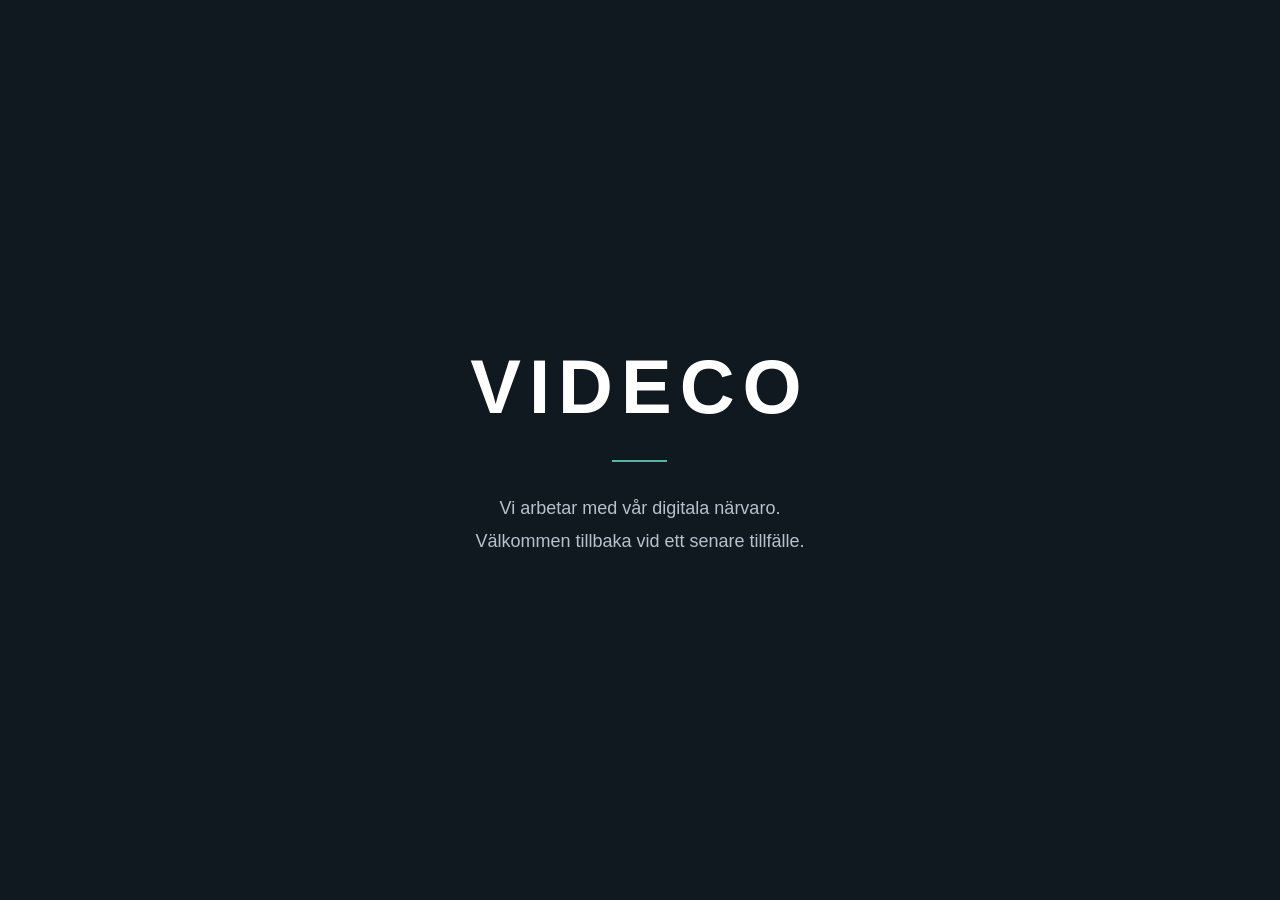
<file: index.html>
<!DOCTYPE html>
<html lang="sv">
<head>
  <meta charset="UTF-8">
  <meta name="viewport" content="width=device-width, initial-scale=1.0">
  <meta name="robots" content="index, follow">

  <title>VIDECO</title>
  <link rel="icon" type="image/svg+xml" href="/image/favicon.svg">

  <style>
    * {
      margin: 0;
      padding: 0;
      box-sizing: border-box;
    }

    body {
      min-height: 100vh;
      display: flex;
      align-items: center;
      justify-content: center;
      background: #101820;
      color: #ffffff;
      font-family: Arial, Helvetica, sans-serif;
      text-align: center;
      padding: 24px;
    }

    main {
      max-width: 650px;
    }

    h1 {
      font-size: clamp(44px, 9vw, 76px);
      font-weight: 700;
      letter-spacing: 8px;
      margin-bottom: 30px;
    }

    .line {
      width: 55px;
      height: 2px;
      background: #55b6a5;
      margin: 0 auto 30px;
    }

    p {
      font-size: 18px;
      line-height: 1.8;
      color: #b8c1c9;
    }
  </style>
</head>

<body>
  <main>
    <h1>VIDECO</h1>
    <div class="line"></div>
    <p>
      Vi arbetar med vår digitala närvaro.<br>
      Välkommen tillbaka vid ett senare tillfälle.
    </p>
  </main>
</body>
</html>
</file>
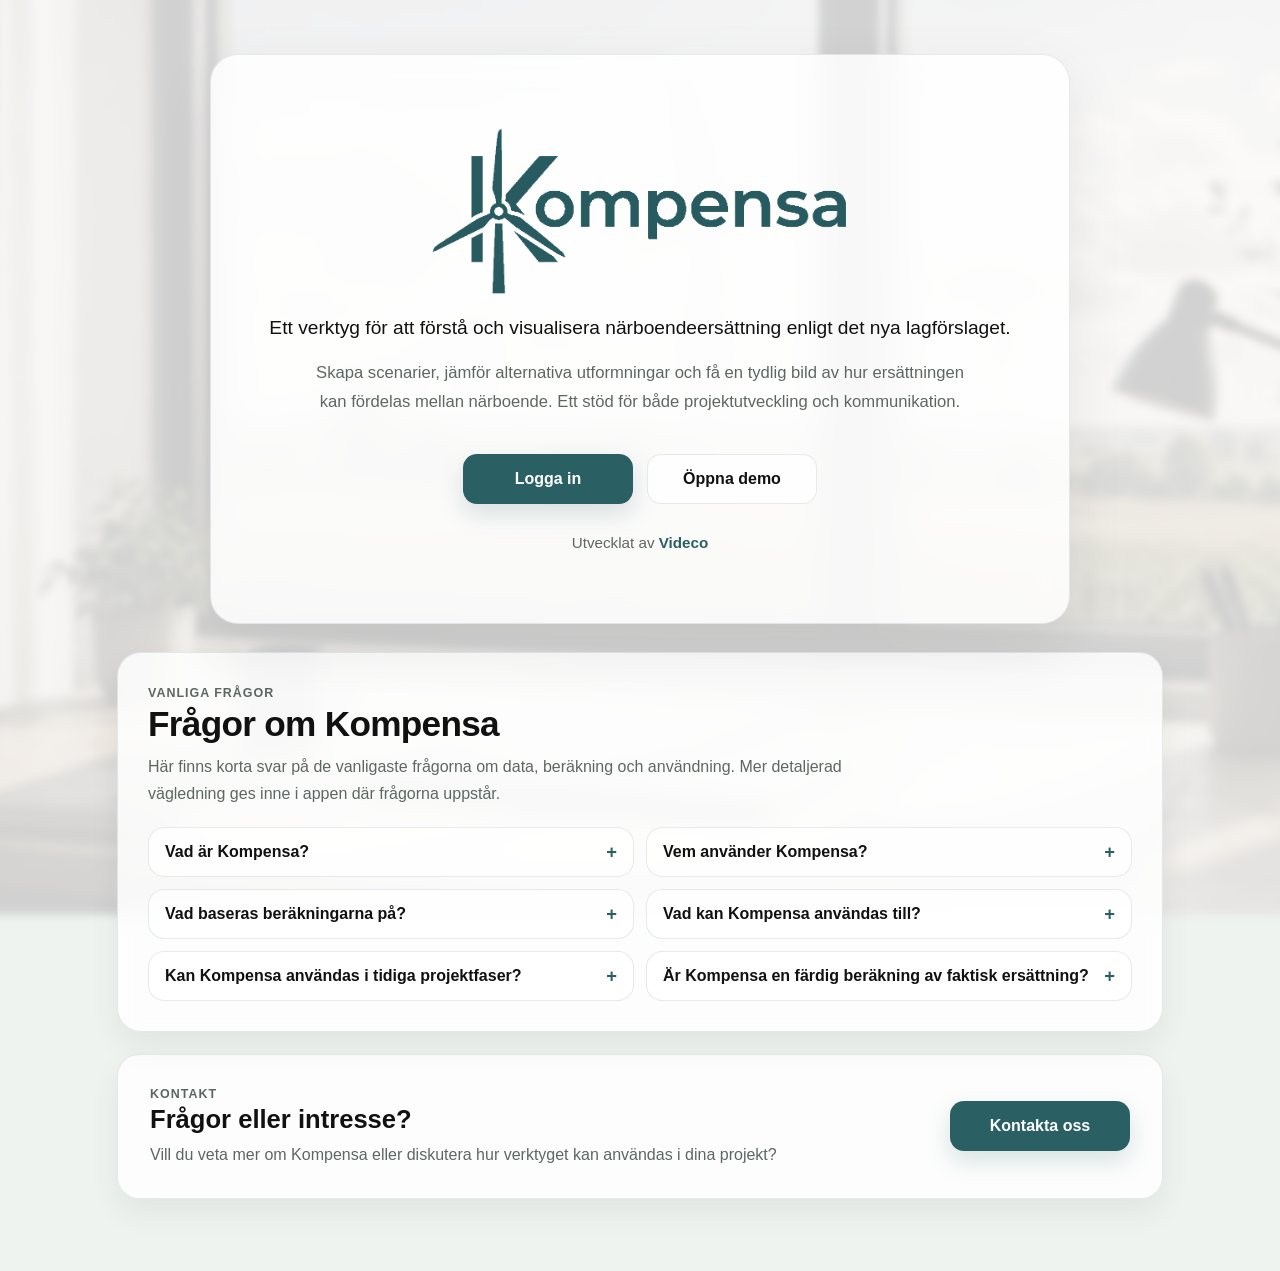
<file: kompensa/index.html>
<!DOCTYPE html>
<html lang="sv">
<head>
  <meta charset="UTF-8" />
  <meta name="viewport" content="width=device-width, initial-scale=1.0" />
  <title>Kompensa | Videco</title>
  <meta
    name="description"
    content="Kompensa är ett digitalt scenario- och analysverktyg för att visualisera möjlig närboendeersättning vid vindkraftsprojekt."
  />
  <link rel="icon" type="image/png" sizes="32x32" href="/kompensa/favicon-32.png">
  <link rel="icon" type="image/png" sizes="64x64" href="/kompensa/favicon-64.png">
  <link rel="stylesheet" href="/kompensa/style.css" />
</head>

<body class="kompensa-public-page">

  <main class="public-main">
    <section class="card public-hero-card">
      <img src="/kompensa/logo.png" alt="Kompensa" class="hero-logo">

      <h1 class="sr-only">Kompensa</h1>

      <p class="subtitle">
        Ett verktyg för att förstå och visualisera närboendeersättning enligt det nya lagförslaget.
      </p>

      <p class="description">
        Skapa scenarier, jämför alternativa utformningar och få en tydlig bild av hur ersättningen kan fördelas mellan närboende. Ett stöd för både projektutveckling och kommunikation.
      </p>

      <div class="actions">
        <a class="btn btn-primary" href="/kompensa/login.html">Logga in</a>
        <a class="btn btn-secondary" href="/kompensa/demo/">Öppna demo</a>
      </div>

      <div class="footer">
        Utvecklat av <a href="/">Videco</a>
      </div>
    </section>

    <section class="faq-section public-faq-section" aria-labelledby="public-faq-title">
      <div class="faq-header">
        <p class="faq-eyebrow">Vanliga frågor</p>
        <h2 id="public-faq-title">Frågor om Kompensa</h2>
        <p>
          Här finns korta svar på de vanligaste frågorna om data, beräkning och användning.
          Mer detaljerad vägledning ges inne i appen där frågorna uppstår.
        </p>
      </div>

      <div class="faq-grid">
        <details class="faq-item">
  <summary>Vad är Kompensa?</summary>
  <p>Kompensa är ett digitalt verktyg för att visualisera och analysera möjlig närboendeersättning vid vindkraftsprojekt.</p>
</details>

<details class="faq-item">
  <summary>Vem använder Kompensa?</summary>
  <p>
    Kompensa används av aktörer som arbetar med utveckling, analys och kommunikation kring vindkraftsprojekt, 
    till exempel projektutvecklare, konsulter och kommuner. 
    Verktyget används även för att skapa transparens i dialog med andra intressenter.
  </p>
</details>

<details class="faq-item">
  <summary>Vad baseras beräkningarna på?</summary>
  <p>
    Beräkningarna utgår från principerna i lagrådsremissen
    <a href="https://www.regeringen.se/contentassets/49c2a91690a34b01b5ff26c81fb089ae/vindkraft-i-kommuner--intaktsdelning.pdf" target="_blank" rel="noopener noreferrer">
      Vindkraft i kommuner – intäktsdelning
    </a>.
  </p>
</details>

<details class="faq-item">
  <summary>Vad kan Kompensa användas till?</summary>
  <p>Verktyget kan användas för att jämföra layouter, analysera ersättningsutfall och skapa underlag för intern bedömning och extern dialog.</p>
</details>

<details class="faq-item">
  <summary>Kan Kompensa användas i tidiga projektfaser?</summary>
  <p>Ja. Kompensa är särskilt användbart när olika projektutformningar, antaganden eller scenarier behöver jämföras innan slutlig layout är fastställd.</p>
</details>

<details class="faq-item">
  <summary>Är Kompensa en färdig beräkning av faktisk ersättning?</summary>
  <p>
    Nej. Kompensa är ett scenario- och analysverktyg där användaren själv kan ange centrala parametrar,
    såsom elpris, produktion och växelkurs. Detta gör det möjligt att jämföra olika antaganden och utfall.
    Resultatet ska inte tolkas som en prognos. Faktiska ersättningsnivåer beror på framtida marknadsförhållanden,
    projektdata och det regelverk som slutligen kommer att gälla.
  </p>
</details>
      </div>
    </section>

   <section class="contact-section">
  <div class="contact-card">
    <div>
      <p class="faq-eyebrow">Kontakt</p>
      <h2>Frågor eller intresse?</h2>
      <p>
        Vill du veta mer om Kompensa eller diskutera hur verktyget kan användas i dina projekt?
      </p>
    </div>

    <a class="btn btn-primary contact-btn" href="mailto:info@videco.se">
      Kontakta oss
    </a>
  </div>
</section>

  </main>

</body>
</html>
</file>
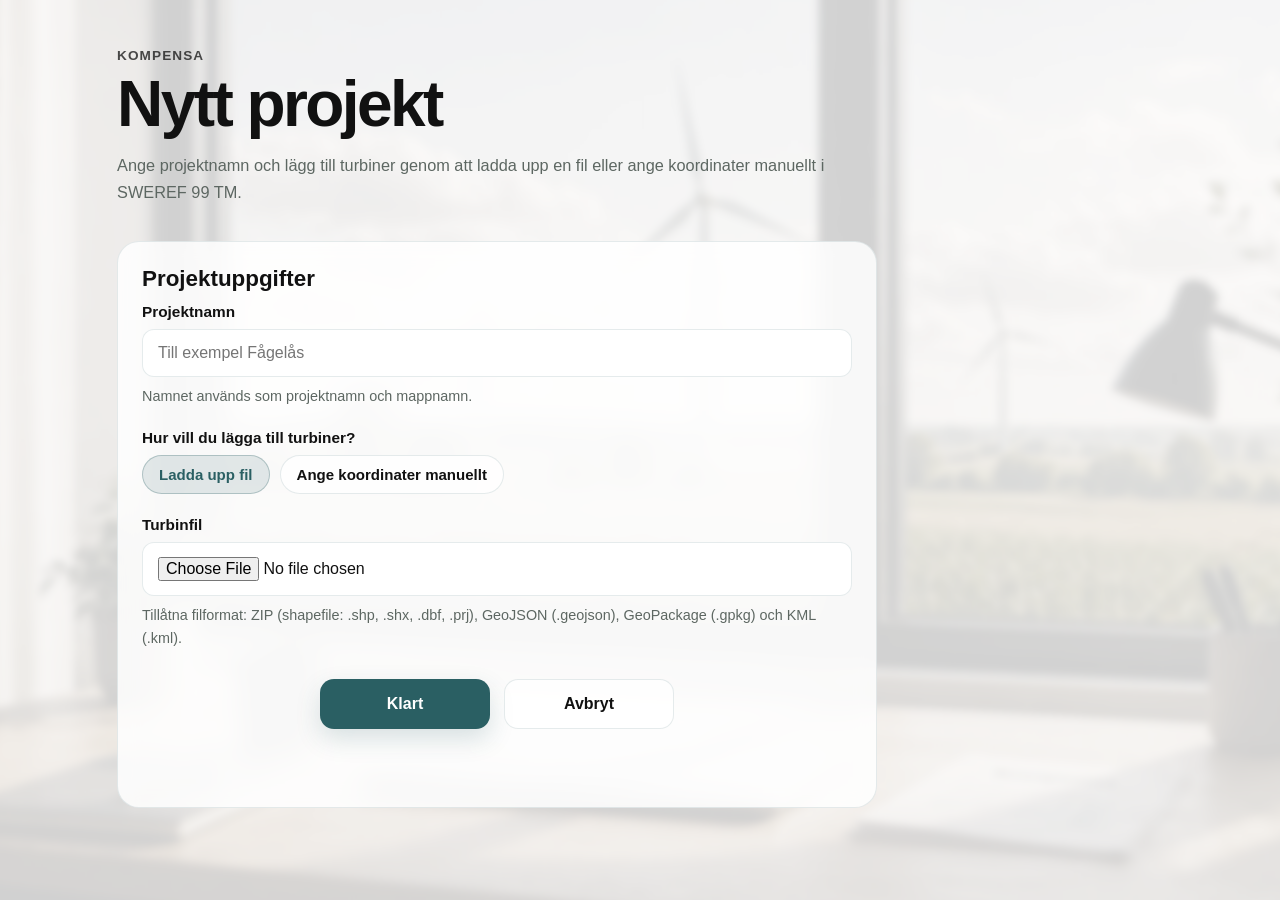
<file: kompensa/create_project.html>
<!DOCTYPE html>
<html lang="sv">
<head>
  <meta charset="UTF-8" />
  <meta name="viewport" content="width=device-width, initial-scale=1.0" />
  <title>Nytt projekt | Kompensa</title>
  <meta
    name="description"
    content="Skapa ett nytt projekt i Kompensa genom att ange projektnamn och ladda upp turbinfil eller ange koordinater manuellt."
  />

  <link rel="icon" type="image/png" sizes="32x32" href="/kompensa/favicon-32.png">
  <link rel="icon" type="image/png" sizes="64x64" href="/kompensa/favicon-64.png">

  <link rel="stylesheet" href="/kompensa/style.css">
</head>
<body class="kompensa-public-page kompensa-create-project-page">
  <main class="create-project-page">
    <div class="create-project-header">
      <p class="create-project-eyebrow">Kompensa</p>
      <h1>Nytt projekt</h1>
      <p class="create-project-intro">
        Ange projektnamn och lägg till turbiner genom att ladda upp en fil eller ange koordinater manuellt i SWEREF 99 TM.
      </p>
    </div>

    <section class="project-card create-project-card">
      <h2 class="create-project-section-title">Projektuppgifter</h2>

      <form id="createProjectForm">
        <div class="create-project-field">
          <label class="create-project-label" for="project_name">Projektnamn</label>
          <input
            type="text"
            id="project_name"
            name="project_name"
            class="input create-project-input"
            placeholder="Till exempel Fågelås"
            required
          />
          <div class="create-project-hint">
            Namnet används som projektnamn och mappnamn.
          </div>
        </div>

        <div class="create-project-field">
          <span class="create-project-label">Hur vill du lägga till turbiner?</span>

          <div class="create-project-mode-toggle" role="radiogroup" aria-label="Välj inmatningssätt">
            <button
              type="button"
              id="mode-file-btn"
              class="create-project-mode-btn is-active"
              data-mode="file"
              aria-pressed="true"
            >
              Ladda upp fil
            </button>

            <button
              type="button"
              id="mode-manual-btn"
              class="create-project-mode-btn"
              data-mode="manual"
              aria-pressed="false"
            >
              Ange koordinater manuellt
            </button>
          </div>
        </div>

        <input type="hidden" id="input_mode" name="input_mode" value="file" />

        <div id="file-upload-section" class="create-project-upload-panel">
          <div class="create-project-field">
            <label class="create-project-label" for="turbines">Turbinfil</label>
            <input
              type="file"
              id="turbines"
              name="turbines"
              class="create-project-file-input"
              accept=".zip,.geojson,.json,.gpkg,.kml"
            />
            <div class="create-project-hint">
              Tillåtna filformat: ZIP (shapefile: .shp, .shx, .dbf, .prj), GeoJSON (.geojson), GeoPackage (.gpkg) och KML (.kml).
            </div>
          </div>
        </div>

        <div id="manual-coordinates-section" class="create-project-upload-panel is-hidden">
          <div class="create-project-field">
            <label class="create-project-label" for="manual_coordinates">Turbinkoordinater i SWEREF 99 TM</label>
            <textarea
              id="manual_coordinates"
              name="manual_coordinates"
              class="create-project-textarea"
              rows="8"
              placeholder="Ange en turbin per rad, till exempel:
674321, 145678
674950, 146120
675480, 146990"
            ></textarea>
            <div class="create-project-hint">
              Ange en turbin per rad som <strong>X, Y</strong> i SWEREF 99 TM (EPSG:3006). Kommatecken mellan koordinaterna rekommenderas.
            </div>
          </div>

          <div class="create-project-field">
            <label class="create-project-label" for="manual_layout_name">Valfritt layoutnamn</label>
            <input
              type="text"
              id="manual_layout_name"
              name="manual_layout_name"
              class="input create-project-input"
              placeholder="Till exempel Ursprungslayout"
            />
          </div>
        </div>

        <div class="actions create-project-actions">
          <button type="submit" class="btn btn-primary" id="submitBtn">Klart</button>
          <a href="projects.html" class="btn btn-secondary">Avbryt</a>
        </div>

        <div id="statusMessage" class="project-status muted"></div>
      </form>
    </section>
  </main>

  <script src="/kompensa/config.js"></script>
  <script src="/kompensa/create_project.js"></script>
</body>
</html>
</file>
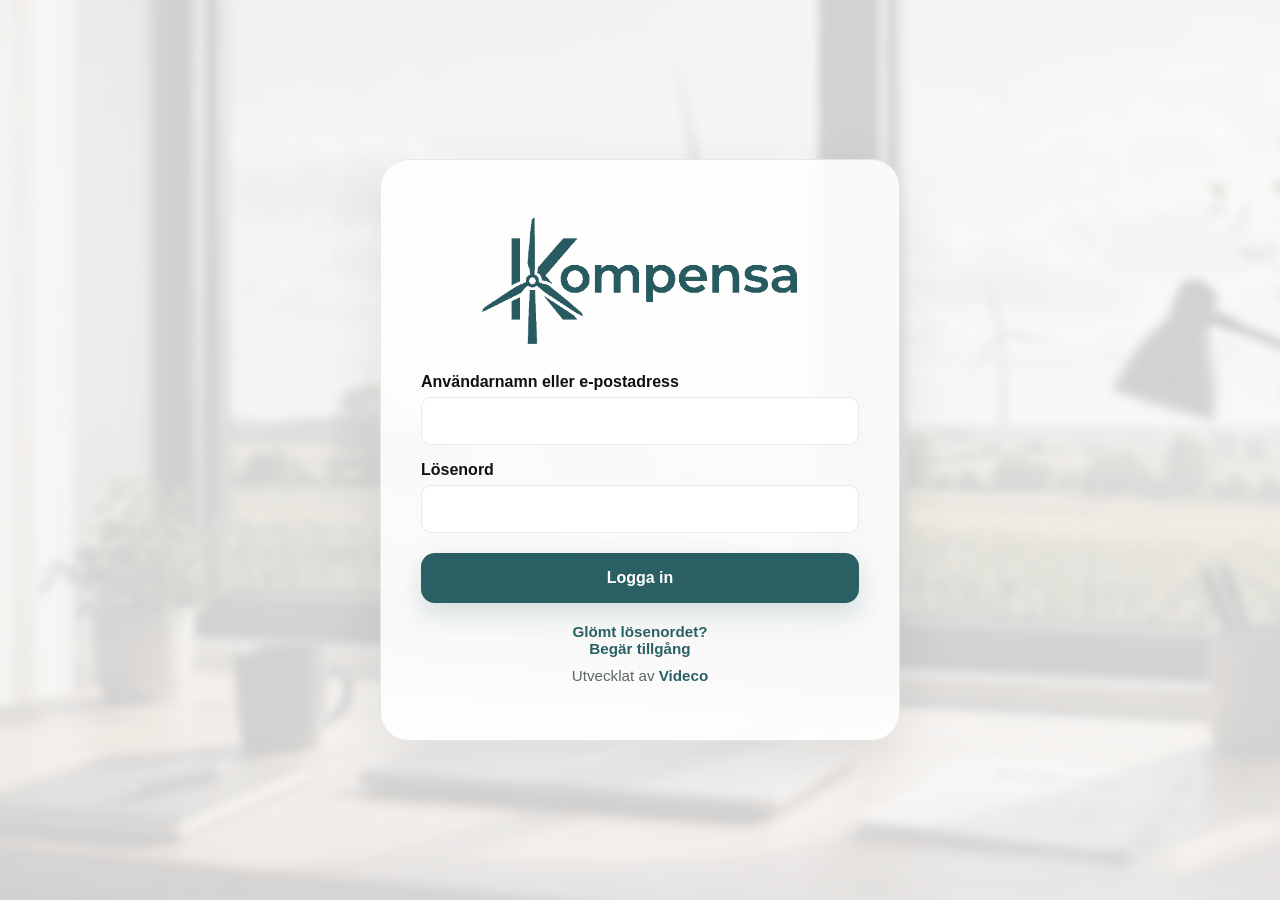
<file: kompensa/login.html>
<!DOCTYPE html>
<html lang="sv">
<head>
  <meta charset="UTF-8" />
  <meta name="viewport" content="width=device-width, initial-scale=1.0" />
  <title>Logga in | Kompensa</title>

  <!-- Kompensa CSS -->
  <link rel="stylesheet" href="/kompensa/style.css" />
</head>

<body class="kompensa-public-page page-center">

  <main class="card form-card">

    <img src="/kompensa/logo.png" alt="Kompensa" class="hero-logo form-logo">
    <h1 class="sr-only">Logga in till Kompensa</h1>

    <form onsubmit="handleLogin(event)">

      <div class="form-group">
       <label class="form-label" for="username">Användarnamn eller e-postadress</label>
        <input class="input" type="text" id="username" required />
      </div>

      <div class="form-group">
        <label class="form-label" for="password">Lösenord</label>
        <input class="input" type="password" id="password" required />
      </div>

      <div class="form-actions">
        <button type="submit" class="btn btn-primary">
          Logga in
        </button>
      </div>

      <div id="error" class="form-error">
      Fel användarnamn eller lösenord
      </div>

    </form>

    <div class="footer" style="margin-top:20px;">
      <div>
        <a href="mailto:info@videco.se?subject=Återställ lösenord Kompensa">
          Glömt lösenordet?
        </a>
      </div>
      <div>
        <a href="mailto:info@videco.se?subject=Begär tillgång till Kompensa">
          Begär tillgång
        </a>
      </div>
    </div>

    <div class="footer">
      Utvecklat av <a href="/">Videco</a>
    </div>

  </main>
  <script src="/kompensa/config.js"></script>
  <script src="/kompensa/login.js"></script>

</body>
</html>
</file>
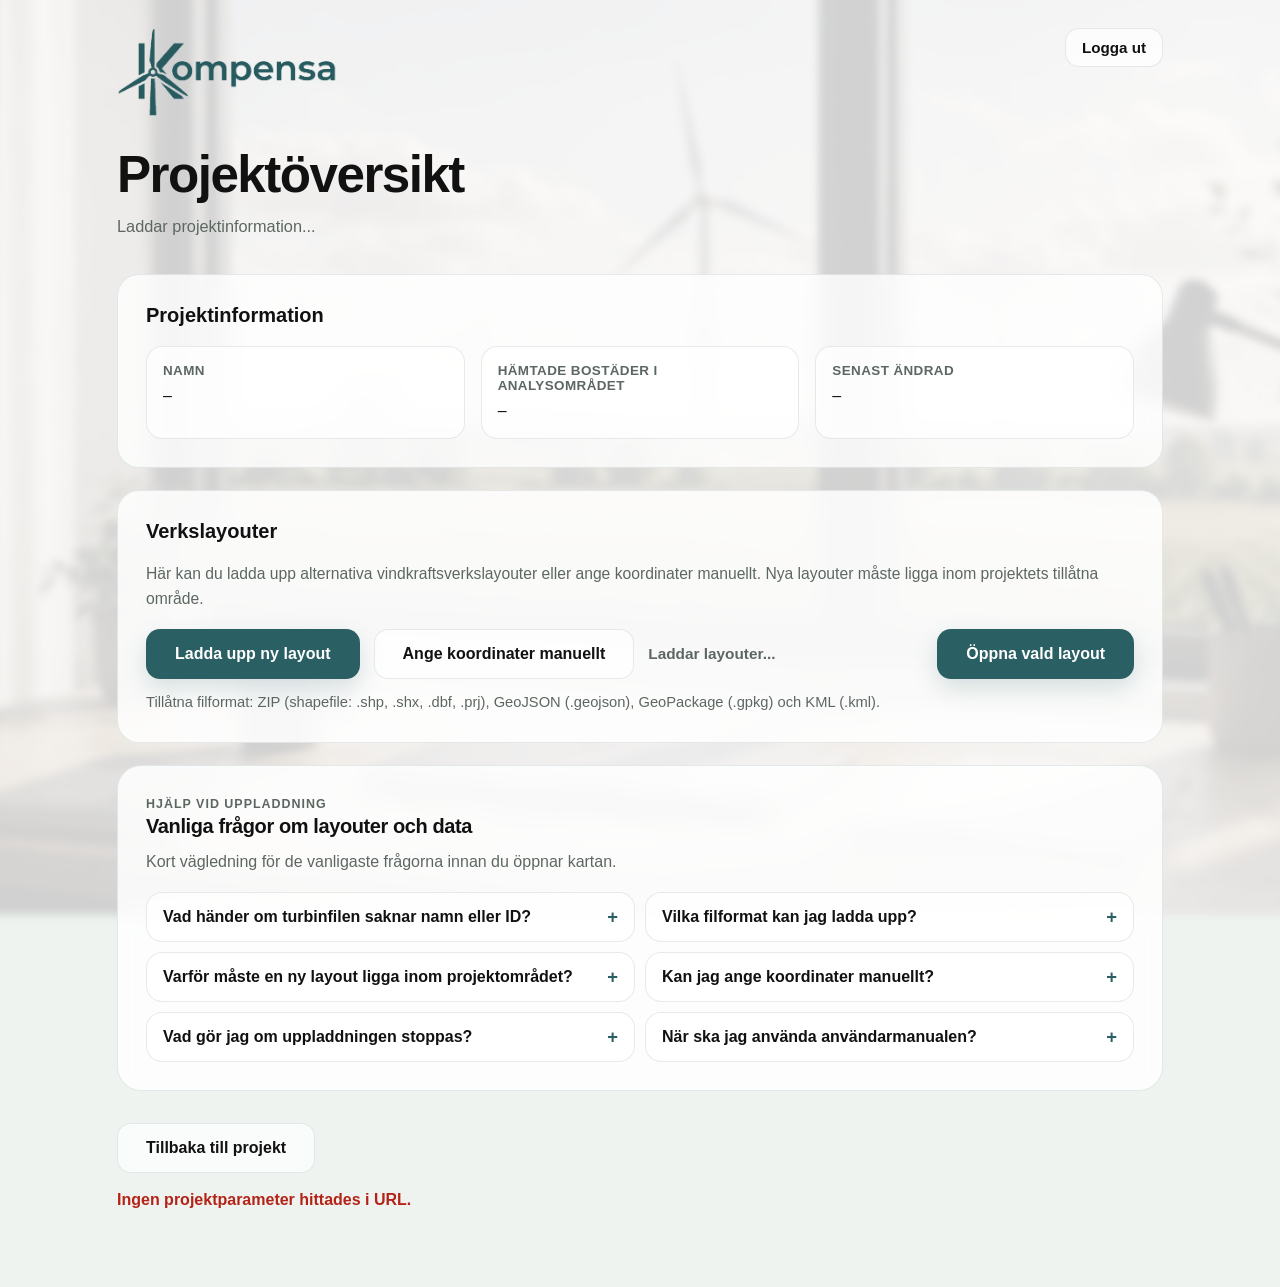
<file: kompensa/project.html>
<!DOCTYPE html>
<html lang="sv">
<head>
  <meta charset="UTF-8">
  <title>Projektöversikt | Kompensa</title>
  <meta name="viewport" content="width=device-width, initial-scale=1.0">

  <link rel="icon" type="image/png" sizes="32x32" href="/kompensa/favicon-32.png">
  <link rel="icon" type="image/png" sizes="64x64" href="/kompensa/favicon-64.png">

  <link rel="stylesheet" href="/kompensa/style.css">
</head>
<body class="kompensa-public-page kompensa-project-detail-page">

  <header class="projects-topbar">
    <a href="/kompensa/projects.html" aria-label="Till projektöversikten">
      <img src="/kompensa/logo.png" alt="Kompensa" class="projects-logo">
    </a>

    <button id="logoutBtn" class="btn btn-secondary topbar-logout-btn" type="button">
      Logga ut
    </button>
  </header>

  <main class="project-page">
    <section class="project-header">
      <div>
        <h1 id="project-title">Projektöversikt</h1>
        <p class="project-subtitle" id="project-subtitle">Laddar projektinformation...</p>
      </div>
    </section>

    <section class="project-card project-info-card">
      <h2>Projektinformation</h2>

      <div class="project-meta-grid">
        <div class="project-meta-item">
          <span class="project-meta-label">Namn</span>
          <span class="project-meta-value" id="project-name">–</span>
        </div>

        <div class="project-meta-item">
          <span class="project-meta-label">Hämtade bostäder i analysområdet</span>
          <span class="project-meta-value" id="project-house-count">–</span>
        </div>

        <div class="project-meta-item">
          <span class="project-meta-label">Senast ändrad</span>
          <span class="project-meta-value" id="project-updated">–</span>
        </div>
      </div>
    </section>

    <section class="project-card project-layouts-section">
      <div class="project-section-header">
        <div>
          <h2>Verkslayouter</h2>
          <p class="project-section-note">
            Här kan du ladda upp alternativa vindkraftsverkslayouter eller ange koordinater manuellt.
            Nya layouter måste ligga inom projektets tillåtna område.
          </p>
        </div>
      </div>

      <div class="project-toolbar">
        <button class="btn btn-primary" id="upload-layout-btn" type="button">
          Ladda upp ny layout
        </button>

        <button class="btn btn-secondary" id="manual-layout-btn" type="button">
          Ange koordinater manuellt
        </button>

        <input
          class="hidden-input"
          id="layout-file-input"
          type="file"
          accept=".zip,.geojson,.json,.gpkg,.kml"
        >

        <span class="project-toolbar-status" id="layout-limit-info">
          Laddar layouter...
        </span>
        <button class="btn btn-primary project-toolbar-open-btn" id="open-map-btn" type="button">
          Öppna vald layout
        </button>
      </div>  

      <p class="project-toolbar-note">
        Tillåtna filformat: ZIP (shapefile: .shp, .shx, .dbf, .prj), GeoJSON (.geojson), GeoPackage (.gpkg) och KML (.kml).
      </p>

      <section id="manual-layout-panel" class="layout-height-editor is-hidden" aria-label="Skapa layout från koordinater">
        <div class="create-project-field">
          <label class="create-project-label" for="manual-layout-name">Valfritt layoutnamn</label>
          <input
            type="text"
            id="manual-layout-name"
            class="input create-project-input"
            placeholder="Till exempel Layout 2"
          >
        </div>

        <div class="create-project-field">
          <label class="create-project-label" for="manual-layout-coordinates">Turbinkoordinater i SWEREF 99 TM</label>
          <textarea
            id="manual-layout-coordinates"
            class="create-project-textarea"
            rows="7"
            placeholder="Ange en turbin per rad, till exempel:
674321, 145678
674950, 146120
675480, 146990"
          ></textarea>
          <div class="create-project-hint">
            Ange en turbin per rad som <strong>X, Y</strong> i SWEREF 99 TM (EPSG:3006).
            Koordinaterna valideras mot projektets tillåtna område innan layouten sparas.
          </div>
        </div>

        <div class="layout-height-row">
          <button class="btn btn-primary" id="save-manual-layout-btn" type="button">
            Skapa layout från koordinater
          </button>
          <button class="btn btn-secondary" id="cancel-manual-layout-btn" type="button">
            Avbryt
          </button>
        </div>
      </section>

      <div id="layout-list" class="layout-list"></div>

      <div id="layout-empty" class="project-empty-state is-hidden">
        Inga layouter hittades för projektet.
      </div>
    </section>


    <section class="project-card faq-section project-faq-section" aria-labelledby="project-faq-title">
      <div class="faq-header compact">
        <p class="faq-eyebrow">Hjälp vid uppladdning</p>
        <h2 id="project-faq-title">Vanliga frågor om layouter och data</h2>
        <p>
          Kort vägledning för de vanligaste frågorna innan du öppnar kartan.
        </p>
      </div>

      <div class="faq-grid faq-grid-compact">
        <details class="faq-item">
          <summary>Vad händer om turbinfilen saknar namn eller ID?</summary>
          <p>Systemet skapar automatiska interna namn, till exempel VKV 1, VKV 2 och VKV 3. För bästa spårbarhet bör filen ändå innehålla ett stabilt ID-fält, till exempel VERKID.</p>
        </details>

        <details class="faq-item">
          <summary>Vilka filformat kan jag ladda upp?</summary>
          <p>ZIP med shapefile, GeoJSON, GeoPackage och KML. För shapefile krävs att ZIP-filen innehåller .shp, .shx, .dbf och .prj.</p>
        </details>

        <details class="faq-item">
          <summary>Varför måste en ny layout ligga inom projektområdet?</summary>
          <p>Projektområdet låses från den ursprungliga layouten för att undvika att en användare analyserar ett helt annat geografiskt område i samma projekt.</p>
        </details>

        <details class="faq-item">
          <summary>Kan jag ange koordinater manuellt?</summary>
          <p>Ja. Ange en turbin per rad som X, Y i SWEREF 99 TM (EPSG:3006). Koordinaterna kontrolleras innan layouten sparas.</p>
        </details>

        <details class="faq-item">
          <summary>Vad gör jag om uppladdningen stoppas?</summary>
          <p>Kontrollera filformat, koordinatsystem, geometrityp och att filen bara innehåller aktuella turbiner för projektet.</p>
        </details>

        <details class="faq-item">
          <summary>När ska jag använda användarmanualen?</summary>
          <p>Använd FAQ för snabba svar. Användarmanualen bör användas för mer detaljerade arbetsflöden, datakrav och tolkning av resultat.</p>
        </details>
      </div>
    </section>
    <div class="project-actions">
      <a href="/kompensa/projects.html" class="btn btn-secondary">Tillbaka till projekt</a>
    </div>

    <div id="status-message" class="project-status"></div>
  </main>

  <script src="/kompensa/config.js"></script>
  <script src="/kompensa/project.js"></script>
</body>
</html>
</file>
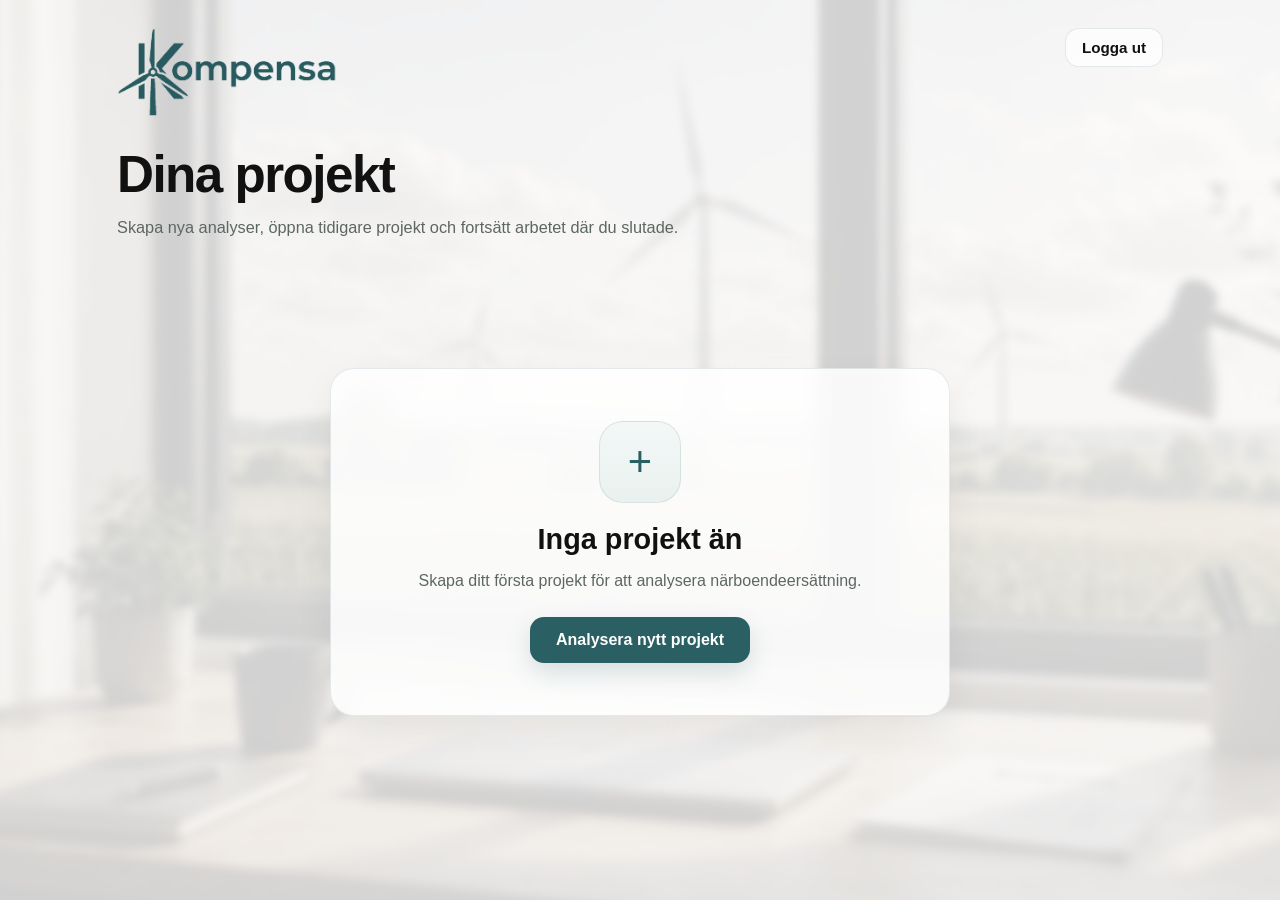
<file: kompensa/projects.html>
<!DOCTYPE html>
<html lang="sv">
<head>
  <meta charset="UTF-8">
  <title>Kompensa – Projekt</title>
  <meta name="viewport" content="width=device-width, initial-scale=1.0">

  <link rel="icon" type="image/png" sizes="32x32" href="/kompensa/favicon-32.png">
  <link rel="icon" type="image/png" sizes="64x64" href="/kompensa/favicon-64.png">

  <link rel="stylesheet" href="style.css">
</head>
<body class="kompensa-public-page kompensa-projects-page">
  <header class="projects-topbar">
    <img src="/kompensa/logo.png" alt="Kompensa" class="projects-logo">

    <button id="logoutBtn" class="btn btn-secondary topbar-logout-btn" type="button">
      Logga ut
    </button>
  </header>

  <main class="projects-page">
    <section class="projects-header">
      <div>
        <h1>Dina projekt</h1>
        <p class="projects-subtitle">
          Skapa nya analyser, öppna tidigare projekt och fortsätt arbetet där du slutade.
        </p>
      </div>
    </section>

    <section id="empty-state" class="empty-state" style="display: none;">
      <div class="empty-state-card">
        <div class="empty-state-icon">+</div>
        <h2>Inga projekt än</h2>
        <p>
          Skapa ditt första projekt för att analysera närboendeersättning.
        </p>
        <button id="create-project-btn" class="primary-btn" type="button">
          Analysera nytt projekt
        </button>
      </div>
    </section>

    <section id="projects-section" class="projects-section" style="display: none;">
      <div class="projects-grid" id="projects-grid">
        <button class="project-card create-card" id="create-project-card" type="button">
          <div class="create-card-icon">+</div>
          <div class="create-card-text">
            <h2>Analysera nytt projekt</h2>
            <p>Skapa ett nytt projekt och starta en analys.</p>
          </div>
        </button>
      </div>
    </section>
  </main>

  <script src="config.js"></script>
  <script src="projects.js"></script>
</body>
</html>
</file>
<file: kompensa/style.css>
/* =========================
   KOMPENSA UI
   Index + Login + Projects + Project Detail
========================= */

:root {
  --primary: #2a5f63;
  --primary-hover: #234f52;
  --accent: #2f6f73;

  --bg: #f3f5f2;
  --bg-soft: #e8eeea;
  --surface: rgba(255, 255, 255, 0.84);
  --surface-solid: #ffffff;
  --surface-soft: #eef4f2;
  --text: #111111;
  --muted: #5d6762;
  --border: rgba(42, 95, 99, 0.12);

  --danger: #b42318;
  --danger-soft: #fef2f2;
  --success: #1f7a45;

  --radius: 28px;
  --radius-md: 22px;
  --radius-sm: 16px;
  --shadow: 0 20px 60px rgba(0, 0, 0, 0.08);
  --shadow-soft: 0 14px 32px rgba(0, 0, 0, 0.06);
  --max-width: 860px;
}

* {
  box-sizing: border-box;
}

html,
body {
  margin: 0;
  padding: 0;
  font-family: Arial, Helvetica, sans-serif;
  background: linear-gradient(180deg, var(--bg) 0%, var(--bg-soft) 100%);
  color: var(--text);
}

/* =========================
   GENERIC
========================= */

.hero-logo {
  max-width: 420px;
  width: 100%;
  height: auto;
  margin: 0 auto 18px;
  display: block;
}

.sr-only {
  position: absolute;
  width: 1px;
  height: 1px;
  padding: 0;
  margin: -1px;
  overflow: hidden;
  clip: rect(0, 0, 0, 0);
  white-space: nowrap;
  border: 0;
}

.is-hidden {
  display: none !important;
}

.hidden-input {
  display: none;
}

/* =========================
   GLOBAL TOPBAR
========================= */

.topbar {
  position: fixed;
  top: 0;
  left: 0;
  width: 100%;
  height: 72px;
  background: rgba(255, 255, 255, 0.9);
  backdrop-filter: blur(12px);
  -webkit-backdrop-filter: blur(12px);
  border-bottom: 1px solid var(--border);
  display: flex;
  align-items: center;
  justify-content: space-between;
  padding: 0 22px;
  z-index: 1000;
  box-sizing: border-box;
}

.topbar-left {
  display: flex;
  align-items: center;
  gap: 14px;
  min-width: 0;
}

.topbar-logo-link {
  display: inline-flex;
  align-items: center;
  text-decoration: none;
}

.topbar-logo {
  height: 34px;
  width: auto;
  display: block;
}

.topbar-context {
  display: flex;
  flex-direction: column;
  min-width: 0;
}

.topbar-project-label {
  font-size: 0.75rem;
  font-weight: 700;
  text-transform: uppercase;
  letter-spacing: 0.08em;
  color: #6a746b;
}

.topbar-project-name {
  font-size: 1rem;
  font-weight: 700;
  color: var(--text);
  white-space: nowrap;
  overflow: hidden;
  text-overflow: ellipsis;
  max-width: 360px;
}

.topbar-right {
  display: flex;
  align-items: center;
  gap: 12px;
}

.topbar-link {
  display: inline-flex;
  align-items: center;
  text-decoration: none;
  color: var(--primary);
  font-weight: 700;
  font-size: 0.95rem;
}

.topbar-link:hover {
  text-decoration: underline;
}

/* =========================
   GLOBAL MENU
========================= */

.menu-wrapper {
  position: relative;
}

.menu-btn {
  display: inline-flex;
  align-items: center;
  justify-content: center;
  width: 44px;
  height: 44px;
  padding: 0;
  background: rgba(255, 255, 255, 0.82);
  border: 1px solid var(--border);
  border-radius: 12px;
  color: var(--primary);
  font-size: 1.35rem;
  line-height: 1;
  cursor: pointer;
  transition:
    background 0.2s ease,
    border-color 0.2s ease,
    transform 0.2s ease,
    box-shadow 0.2s ease;
}

.menu-btn:hover {
  background: #ffffff;
  border-color: rgba(42, 95, 99, 0.22);
  transform: translateY(-1px);
  box-shadow: 0 8px 20px rgba(42, 95, 99, 0.08);
}

.menu-btn:focus-visible {
  outline: 2px solid rgba(42, 95, 99, 0.22);
  outline-offset: 2px;
}

.menu-dropdown {
  position: absolute;
  top: calc(100% + 10px);
  right: 0;
  display: none;
  min-width: 210px;
  padding: 8px;
  background: rgba(255, 255, 255, 0.96);
  backdrop-filter: blur(12px);
  -webkit-backdrop-filter: blur(12px);
  border: 1px solid var(--border);
  border-radius: 14px;
  box-shadow: var(--shadow-soft);
  z-index: 1500;
}

.menu-dropdown.show {
  display: block;
}

.menu-item {
  display: flex;
  align-items: center;
  width: 100%;
  min-height: 42px;
  padding: 10px 12px;
  border: none;
  border-radius: 10px;
  background: transparent;
  color: var(--text);
  text-decoration: none;
  font-size: 0.95rem;
  font-weight: 600;
  text-align: left;
  cursor: pointer;
  transition: background 0.2s ease, color 0.2s ease;
}

.menu-item:hover {
  background: var(--bg-soft);
  color: var(--primary);
}

/* =========================
   CENTERED PAGES
   Index + Login
========================= */

.page-center {
  min-height: 100vh;
  display: flex;
  align-items: center;
  justify-content: center;
  padding: 40px 20px;
  position: relative;
  overflow: hidden;
}

.page-center::before,
.page-center::after {
  content: "";
  position: absolute;
  border-radius: 999px;
  filter: blur(50px);
  pointer-events: none;
}

.page-center::before {
  width: 320px;
  height: 320px;
  background: rgba(47, 111, 115, 0.12);
  top: 8%;
  left: 8%;
}

.page-center::after {
  width: 260px;
  height: 260px;
  background: rgba(42, 95, 99, 0.1);
  bottom: 10%;
  right: 10%;
}

.card {
  position: relative;
  z-index: 1;
  width: 100%;
  max-width: var(--max-width);
  background: var(--surface);
  backdrop-filter: blur(14px);
  border: 1px solid var(--border);
  border-radius: var(--radius);
  box-shadow: var(--shadow);
  text-align: center;
  padding: 72px 56px;
}

/* =========================
   TYPOGRAPHY
========================= */

.hero-title {
  margin: 0 0 18px;
  font-size: clamp(2.8rem, 7vw, 4.8rem);
  line-height: 0.98;
  letter-spacing: -0.05em;
}

.subtitle {
  margin: 0 auto 14px;
  max-width: 760px;
  font-size: 1.2rem;
  line-height: 1.6;
  color: var(--text);
  font-weight: 500;
}

.description {
  margin: 0 auto 38px;
  max-width: 650px;
  font-size: 1.04rem;
  line-height: 1.75;
  color: var(--muted);
}

.footer {
  font-size: 0.95rem;
  color: var(--muted);
  margin-top: 10px;
}

.footer a {
  color: var(--primary);
  font-weight: 700;
  text-decoration: none;
}

.footer a:hover {
  text-decoration: underline;
}

/* =========================
   BUTTONS
========================= */

.actions {
  display: flex;
  gap: 14px;
  justify-content: center;
  flex-wrap: wrap;
  margin-bottom: 30px;
}

.btn {
  display: inline-flex;
  align-items: center;
  justify-content: center;
  padding: 15px 28px;
  border-radius: 14px;
  font-weight: 700;
  font-size: 1rem;
  text-decoration: none;
  transition:
    transform 0.2s ease,
    background 0.2s ease,
    box-shadow 0.2s ease,
    border-color 0.2s ease,
    color 0.2s ease;
  border: 1px solid transparent;
  min-width: 170px;
  cursor: pointer;
  appearance: none;
  -webkit-appearance: none;
}

.btn-primary {
  background: var(--primary);
  color: #ffffff;
  box-shadow: 0 10px 24px rgba(42, 95, 99, 0.18);
}

.btn-primary:hover {
  background: var(--primary-hover);
  transform: translateY(-2px);
}

.btn-secondary {
  background: rgba(255, 255, 255, 0.72);
  color: var(--text);
  border-color: var(--border);
}

.btn-secondary:hover {
  background: #ffffff;
  transform: translateY(-2px);
}

.btn-danger {
  background: #ffffff;
  color: var(--danger);
  border-color: rgba(180, 35, 24, 0.2);
  min-width: auto;
  padding: 11px 16px;
  font-size: 0.92rem;
}

.btn-danger:hover {
  background: #fff5f4;
  color: #8f1c13;
}

.btn[disabled] {
  opacity: 0.55;
  cursor: not-allowed;
  transform: none !important;
}

/* =========================
   LOGIN
========================= */

.form-card {
  max-width: 520px;
  padding: 56px 40px;
}

.form-logo {
  max-width: 320px;
  margin: 0 auto 28px;
  display: block;
}

.form-title {
  margin: 0 0 10px;
  font-size: 2rem;
}

.form-group {
  margin-bottom: 16px;
  text-align: left;
}

.form-label {
  display: block;
  margin-bottom: 6px;
  font-weight: 700;
}

.input {
  width: 100%;
  padding: 14px;
  border-radius: 10px;
  border: 1px solid var(--border);
  font-size: 1rem;
  background: #ffffff;
  color: var(--text);
}

.input:focus {
  outline: none;
  border-color: var(--primary);
  box-shadow: 0 0 0 3px rgba(42, 95, 99, 0.12);
}

.form-actions {
  margin-top: 20px;
}

.form-actions .btn {
  width: 100%;
}

.form-error {
  display: none;
  margin-top: 14px;
  padding: 12px 14px;
  border-radius: 12px;
  background: var(--danger-soft);
  color: var(--danger);
  font-weight: 600;
  font-size: 0.95rem;
}

.login-links {
  margin-top: 20px;
  display: flex;
  flex-direction: column;
  gap: 10px;
  align-items: center;
}

.login-links a {
  color: var(--primary);
  font-weight: 600;
  text-decoration: none;
}

.login-links a:hover {
  text-decoration: underline;
}

/* =========================
   PROJECTS PAGE
========================= */

.kompensa-projects-page,
.kompensa-project-detail-page {
  min-height: 100vh;
}

.projects-topbar {
  width: 100%;
  max-width: 1110px;
  margin: 0 auto;
  padding: 28px 32px 0;
  box-sizing: border-box;
  display: flex;
  align-items: flex-start;
  justify-content: space-between;
  gap: 20px;
}

.projects-logo {
  display: block;
  width: 220px;
  max-width: 100%;
  height: auto;
}

.topbar-logout-btn {
  min-width: auto;
  padding: 10px 16px;
  font-size: 0.95rem;
  align-self: flex-start;
  margin-left: auto;
}

.projects-page {
  width: 100%;
  max-width: 1110px;
  margin: 0 auto;
  padding: 32px 32px 64px;
  box-sizing: border-box;
}

.projects-header {
  margin-bottom: 40px;
}

.projects-header h1 {
  margin: 0 0 12px;
  font-size: clamp(2.1rem, 4vw, 3.2rem);
  line-height: 1.05;
  letter-spacing: -0.03em;
}

.projects-subtitle {
  margin: 0;
  max-width: 760px;
  font-size: 1.02rem;
  line-height: 1.65;
  color: var(--muted);
}

/* Empty state */

.empty-state {
  display: flex;
  align-items: center;
  justify-content: center;
  min-height: 58vh;
}

.empty-state-card {
  width: 100%;
  max-width: 620px;
  padding: 52px 34px;
  border-radius: 24px;
  text-align: center;
  border: 1px solid var(--border);
  background: var(--surface);
  backdrop-filter: blur(10px);
  box-shadow: 0 16px 38px rgba(0, 0, 0, 0.06);
  box-sizing: border-box;
}

.empty-state-icon {
  width: 82px;
  height: 82px;
  margin: 0 auto 20px;
  border-radius: 24px;
  display: grid;
  place-items: center;
  font-size: 2.6rem;
  font-weight: 400;
  line-height: 1;
  color: var(--primary);
  border: 1px solid var(--border);
  background: linear-gradient(180deg, #f3f8f7 0%, #e9f1ef 100%);
}

.empty-state-card h2 {
  margin: 0 0 12px;
  font-size: 1.8rem;
}

.empty-state-card p {
  margin: 0 0 24px;
  font-size: 1rem;
  line-height: 1.6;
  color: var(--muted);
}

.primary-btn {
  display: inline-flex;
  align-items: center;
  justify-content: center;
  min-width: 220px;
  padding: 14px 22px;
  border: none;
  border-radius: 14px;
  font: inherit;
  font-weight: 700;
  cursor: pointer;
  background: var(--primary);
  color: #ffffff;
  box-shadow: 0 10px 24px rgba(42, 95, 99, 0.18);
  transition:
    transform 0.18s ease,
    background 0.18s ease,
    box-shadow 0.18s ease;
}

.primary-btn:hover {
  background: var(--primary-hover);
  transform: translateY(-1px);
}

.primary-btn:active {
  transform: translateY(0);
}

/* Grid */

.projects-section {
  margin-top: 10px;
}

.projects-grid {
  display: grid;
  grid-template-columns: repeat(auto-fit, minmax(260px, 1fr));
  gap: 22px;
  align-items: stretch;
}

/* Cards */

.project-card,
.project-card-button,
.project-card-link {
  width: 100%;
  min-height: 230px;
  padding: 24px;
  border-radius: 22px;
  text-align: left;
  box-sizing: border-box;
  background: var(--surface);
  backdrop-filter: blur(10px);
  border: 1px solid var(--border);
  font: inherit;
  appearance: none;
  -webkit-appearance: none;
  transition:
    transform 0.18s ease,
    box-shadow 0.18s ease,
    border-color 0.18s ease,
    background 0.18s ease,
    background-position 0.35s ease;
}

.project-card.with-image,
.project-card-button.with-image,
.project-card-link.with-image {
  position: relative;
  overflow: hidden;
  background-size: cover;
  background-position: center;
  background-repeat: no-repeat;
  color: #ffffff;
}

.project-card.with-image::before,
.project-card-button.with-image::before,
.project-card-link.with-image::before {
  content: "";
  position: absolute;
  inset: 0;
  background: linear-gradient(
    180deg,
    rgba(0, 0, 0, 0.25) 0%,
    rgba(0, 0, 0, 0.65) 100%
  );
  transition: background 0.25s ease;
}

.project-card.with-image:hover::before,
.project-card-button.with-image:hover::before,
.project-card-link.with-image:hover::before {
  background: linear-gradient(
    180deg,
    rgba(0, 0, 0, 0.35) 0%,
    rgba(0, 0, 0, 0.75) 100%
  );
}

.project-card.with-image h3,
.project-card-button.with-image h3,
.project-card-link.with-image h3 {
  text-shadow: 0 2px 8px rgba(0, 0, 0, 0.6);
}

.project-card.with-image > *,
.project-card-button.with-image > *,
.project-card-link.with-image > * {
  position: relative;
  z-index: 1;
}

.project-card.with-image h2,
.project-card.with-image h3,
.project-card.with-image p,
.project-card-button.with-image h2,
.project-card-button.with-image h3,
.project-card-button.with-image p,
.project-card-link.with-image h2,
.project-card-link.with-image h3,
.project-card-link.with-image p {
  color: #ffffff;
}

.project-card.with-image .project-badge,
.project-card-button.with-image .project-badge,
.project-card-link.with-image .project-badge {
  background: rgba(0, 0, 0, 0.35);
  color: #ffffff;
  border: 1px solid rgba(255, 255, 255, 0.25);
}

.project-card-button,
.project-card-link,
.project-card {
  cursor: pointer;
}

.project-card-button:hover,
.project-card-link:hover,
.project-card:hover {
  transform: translateY(-4px);
  box-shadow: 0 14px 32px rgba(0, 0, 0, 0.12);
}

.project-card.with-image:hover,
.project-card-button.with-image:hover,
.project-card-link.with-image:hover {
  background-position: center 45%;
}

.project-card-button:active,
.project-card-link:active,
.project-card:active {
  transform: translateY(-1px);
}

.project-card h2,
.project-card h3,
.project-card-button h2,
.project-card-button h3,
.project-card-link h2,
.project-card-link h3 {
  margin: 0 0 10px;
  line-height: 1.2;
}

.project-card p,
.project-card-button p,
.project-card-link p {
  margin: 0;
  line-height: 1.55;
  color: var(--muted);
}

/* Create card */

.create-card {
  display: flex;
  flex-direction: column;
  justify-content: space-between;
}

.create-card-icon {
  width: 64px;
  height: 64px;
  border-radius: 18px;
  display: grid;
  place-items: center;
  font-size: 2.5rem;
  line-height: 1;
  font-weight: 400;
  color: var(--primary);
  border: 1px solid var(--border);
  background: linear-gradient(180deg, #f3f8f7 0%, #e9f1ef 100%);
}

.create-card-text {
  margin-top: auto;
}

.create-card-text p {
  margin-top: 6px;
}

/* Existing cards */

.existing-project-card {
  display: flex;
  flex-direction: column;
  justify-content: space-between;
}

.project-card-top {
  margin-bottom: 18px;
}

.project-badge {
  display: inline-flex;
  align-items: center;
  padding: 6px 10px;
  border-radius: 999px;
  font-size: 0.78rem;
  font-weight: 700;
  letter-spacing: 0.02em;
  color: var(--primary);
  background: var(--surface-soft);
}

.project-card-body {
  margin-top: auto;
}

.project-meta {
  margin-top: 8px;
  font-size: 0.95rem;
  color: var(--muted);
}

/* =========================
   PROJECT DETAIL PAGE
========================= */

.project-page {
  width: 100%;
  max-width: 1110px;
  margin: 0 auto;
  padding: 32px 32px 72px;
  box-sizing: border-box;
}

.project-header {
  margin-bottom: 34px;
}

.project-header h1 {
  margin: 0 0 12px;
  font-size: clamp(2.2rem, 4vw, 3.4rem);
  line-height: 1.04;
  letter-spacing: -0.03em;
}

.project-subtitle {
  margin: 0;
  max-width: 760px;
  font-size: 1.02rem;
  line-height: 1.65;
  color: var(--muted);
}

.project-page > .project-card {
  min-height: auto;
  padding: 28px;
  margin-bottom: 22px;
  cursor: default;
  transform: none;
  box-shadow: none;
}

.project-page > .project-card:hover,
.project-page > .project-card:active {
  transform: none;
  box-shadow: none;
}

.project-page > .project-card h2 {
  margin: 0 0 18px;
  font-size: 1.25rem;
  line-height: 1.25;
}

/* Project info refinements */

.project-info-card {
  background: rgba(255, 255, 255, 0.78);
}

.project-meta-grid {
  display: grid;
  grid-template-columns: repeat(3, minmax(0, 1fr));
  gap: 16px;
}

.project-meta-item {
  background: rgba(255, 255, 255, 0.7);
  border: 1px solid var(--border);
  border-radius: 16px;
  padding: 16px 16px 15px;
}

.project-meta-item-highlight {
  background: rgba(42, 95, 99, 0.06);
  border-color: rgba(42, 95, 99, 0.2);
}

.project-meta-label {
  display: block;
  margin-bottom: 6px;
  font-size: 0.84rem;
  font-weight: 700;
  letter-spacing: 0.03em;
  text-transform: uppercase;
  color: var(--muted);
}

.project-meta-value {
  display: block;
  font-size: 1rem;
  line-height: 1.5;
  color: var(--text);
  word-break: break-word;
}

/* Layout section */

.project-layouts-section {
  margin-top: 0;
}

.project-section-header {
  display: flex;
  justify-content: space-between;
  gap: 16px;
  align-items: flex-start;
  margin-bottom: 18px;
}

.project-section-note {
  margin: 6px 0 0;
  font-size: 0.98rem;
  line-height: 1.6;
  color: var(--muted);
}

.project-toolbar {
  display: flex;
  flex-wrap: wrap;
  gap: 14px;
  align-items: center;
  margin-bottom: 12px;
}

.project-toolbar-note {
  margin: 0 0 18px;
  font-size: 0.92rem;
  line-height: 1.55;
  color: var(--muted);
}

.project-toolbar-status {
  font-size: 0.96rem;
  font-weight: 600;
  color: var(--muted);
}

.project-toolbar-open-btn {
  margin-left: auto;
}

.project-toolbar-status.error {
  color: var(--danger);
}

.project-toolbar-status.success {
  color: var(--success);
}

.layout-list {
  display: grid;
  gap: 14px;
}

.layout-item {
  border: 1px solid var(--border);
  border-radius: 18px;
  padding: 18px;
  background: rgba(255, 255, 255, 0.72);
  display: flex;
  justify-content: space-between;
  gap: 18px;
  align-items: center;
  transition:
    border-color 0.18s ease,
    box-shadow 0.18s ease,
    transform 0.18s ease,
    background 0.18s ease;
}

.layout-item:hover {
  box-shadow: 0 10px 24px rgba(0, 0, 0, 0.05);
}

.layout-item.active {
  border-color: rgba(42, 95, 99, 0.45);
  box-shadow: 0 0 0 3px rgba(42, 95, 99, 0.08);
  background: rgba(238, 244, 242, 0.8);
}

.layout-item.layout-select-card {
  cursor: pointer;
}

.layout-item.layout-select-card:hover {
  transform: translateY(-2px);
  box-shadow: 0 12px 26px rgba(0, 0, 0, 0.07);
}

.layout-item.layout-select-card.active {
  border-color: var(--primary);
  box-shadow: 0 0 0 3px rgba(42, 95, 99, 0.12);
  background: rgba(235, 242, 240, 0.9);
}

.layout-main {
  min-width: 0;
  flex: 1;
}

.layout-title {
  margin: 0 0 6px;
  font-weight: 800;
  font-size: 1rem;
  line-height: 1.3;
}

.layout-meta {
  margin: 0;
  color: var(--muted);
  font-size: 0.93rem;
  line-height: 1.55;
}

.layout-actions {
  display: flex;
  gap: 10px;
  flex-wrap: wrap;
  justify-content: flex-end;
  align-items: center;
}

.layout-select-label {
  display: inline-flex;
  align-items: center;
  min-height: 42px;
  padding: 10px 16px;
  border-radius: 12px;
  background: rgba(255, 255, 255, 0.72);
  border: 1px solid var(--border);
  font-weight: 700;
  color: var(--text);
  white-space: nowrap;
}

.layout-item.active .layout-select-label {
  background: rgba(42, 95, 99, 0.12);
  border-color: rgba(42, 95, 99, 0.24);
  color: var(--primary);
}

.layout-height-warning {
  margin-top: 10px;
  padding: 10px 12px;
  border-radius: 12px;
  background: #fff4e5;
  border: 1px solid #f0b35a;
  color: #7a3f00;
  font-size: 0.9rem;
  font-weight: 600;
}

.project-empty-state {
  color: var(--muted);
  font-size: 0.98rem;
  padding: 12px 0 2px;
}

.project-actions {
  display: flex;
  gap: 14px;
  flex-wrap: wrap;
  justify-content: space-between;
  align-items: center;
  margin-top: 32px;
}

.project-status {
  margin-top: 18px;
  font-weight: 700;
  min-height: 24px;
}

.project-status.error {
  color: var(--danger);
}

.project-status.success {
  color: var(--success);
}

.project-status.muted {
  color: var(--muted);
  font-weight: 600;
}

/* =========================
   RESPONSIVE
========================= */

@media (max-width: 900px) {
  .project-meta-grid {
    grid-template-columns: 1fr;
  }

  .layout-item {
    flex-direction: column;
    align-items: flex-start;
  }

  .layout-actions {
    width: 100%;
    justify-content: flex-start;
  }

  .project-actions {
    justify-content: flex-start;
  }
}

@media (max-width: 768px) {
  .projects-topbar {
    padding: 22px 18px 0;
    display: flex;
    align-items: flex-start;
    justify-content: space-between;
    gap: 14px;
  }

  .projects-logo {
    width: 190px;
  }

  .projects-page,
  .project-page {
    padding: 28px 18px 48px;
  }

  .projects-grid {
    grid-template-columns: 1fr;
    gap: 16px;
  }

  .project-card,
  .project-card-button,
  .project-card-link {
    min-height: 190px;
    padding: 20px;
  }

  .project-page > .project-card {
    min-height: auto;
    padding: 22px;
  }

  .empty-state-card {
    padding: 38px 22px;
  }
}

@media (max-width: 640px) {
  .card {
    padding: 44px 22px;
    border-radius: 22px;
  }

  .hero-title {
    font-size: clamp(2.4rem, 10vw, 3.4rem);
  }

  .subtitle {
    font-size: 1.05rem;
  }

  .description {
    font-size: 0.98rem;
    line-height: 1.65;
    margin-bottom: 30px;
  }

  .actions {
    flex-direction: column;
    align-items: center;
  }

  .btn {
    width: 100%;
    max-width: 320px;
  }

  .project-toolbar .btn,
  .project-actions .btn {
    width: 100%;
    max-width: none;
  }

  .page-center::before {
    width: 220px;
    height: 220px;
    left: -40px;
    top: 40px;
  }

  .page-center::after {
    width: 180px;
    height: 180px;
    right: -30px;
    bottom: 60px;
  }

  .layout-select-label {
    width: 100%;
    justify-content: center;
  }
}

/* =========================
   CREATE PROJECT PAGE
========================= */

.kompensa-create-project-page {
  min-height: 100vh;
}

.create-project-page {
  width: 100%;
  max-width: 1110px;
  margin: 0 auto;
  padding: 48px 32px 80px;
  box-sizing: border-box;
}

.create-project-header {
  margin-bottom: 34px;
}

.create-project-eyebrow {
  margin: 0 0 10px;
  font-size: 0.85rem;
  font-weight: 700;
  letter-spacing: 0.08em;
  text-transform: uppercase;
  opacity: 0.75;
}

.create-project-header h1 {
  margin: 0 0 16px;
  font-size: clamp(2.3rem, 5vw, 4.2rem);
  line-height: 0.98;
  letter-spacing: -0.04em;
}

.create-project-intro {
  margin: 0;
  max-width: 760px;
  font-size: 1.02rem;
  line-height: 1.7;
  color: var(--muted);
}

.create-project-card {
  max-width: 760px;
}

.create-project-section-title {
  margin: 0 0 20px;
  font-size: 1.4rem;
  font-weight: 800;
}

.create-project-field {
  margin-bottom: 22px;
}

.create-project-label {
  display: block;
  margin-bottom: 8px;
  font-size: 0.96rem;
  font-weight: 700;
}

.create-project-input,
.create-project-file-input,
.create-project-textarea {
  width: 100%;
  border: 1px solid var(--border);
  border-radius: 12px;
  background: #ffffff;
  color: var(--text);
  padding: 14px 15px;
  font-size: 1rem;
  outline: none;
  font-family: Arial, Helvetica, sans-serif;
}

.create-project-textarea {
  min-height: 180px;
  resize: vertical;
  line-height: 1.55;
}

.create-project-input:focus,
.create-project-file-input:focus,
.create-project-textarea:focus {
  border-color: rgba(42, 95, 99, 0.4);
  box-shadow: 0 0 0 3px rgba(42, 95, 99, 0.08);
}

.create-project-hint {
  margin-top: 8px;
  font-size: 0.9rem;
  line-height: 1.55;
  color: var(--muted);
}

.create-project-mode-toggle {
  display: inline-flex;
  flex-wrap: wrap;
  gap: 10px;
}

.create-project-mode-btn {
  appearance: none;
  -webkit-appearance: none;
  border: 1px solid var(--border);
  background: rgba(255, 255, 255, 0.78);
  color: var(--text);
  border-radius: 999px;
  padding: 10px 16px;
  font-size: 0.94rem;
  font-weight: 700;
  cursor: pointer;
  transition:
    background 0.18s ease,
    border-color 0.18s ease,
    color 0.18s ease,
}

.create-project-mode-btn:hover {
  background: #ffffff;
}

.create-project-mode-btn.is-active {
  background: rgba(42, 95, 99, 0.12);
  border-color: rgba(42, 95, 99, 0.28);
  color: var(--primary);
}

.create-project-upload-panel {
  margin-bottom: 4px;
}

.create-project-actions {
  margin-top: 30px;
}

@media (max-width: 768px) {
  .create-project-page {
    padding: 34px 18px 60px;
  }

  .create-project-card {
    max-width: none;
  }
}

@media (max-width: 640px) {
  .create-project-mode-toggle {
    display: flex;
    flex-direction: column;
    align-items: stretch;
  }

  .create-project-mode-btn {
    width: 100%;
    justify-content: center;
  }
}

/* =========================
   LAYOUT HEIGHT EDITOR
========================= */

.layout-height-editor {
  margin-top: 14px;
  padding: 12px;
  border: 1px solid var(--border);
  border-radius: 14px;
  background: rgba(255, 255, 255, 0.62);
}

.layout-height-label {
  display: block;
  margin-bottom: 7px;
  font-size: 0.84rem;
  font-weight: 800;
  color: var(--muted);
}

.layout-height-row {
  display: flex;
  gap: 10px;
  align-items: center;
  flex-wrap: wrap;
}

.layout-height-input {
  width: 150px;
  max-width: 100%;
  padding: 11px 12px;
  border: 1px solid var(--border);
  border-radius: 12px;
  background: #ffffff;
  color: var(--text);
  font-size: 0.98rem;
}

.layout-height-input:focus {
  outline: none;
  border-color: rgba(42, 95, 99, 0.4);
  box-shadow: 0 0 0 3px rgba(42, 95, 99, 0.08);
}

.save-layout-height-btn {
  min-width: auto;
  padding: 11px 16px;
  font-size: 0.92rem;
}

.layout-height-help {
  margin-top: 7px;
  color: var(--muted);
  font-size: 0.86rem;
  line-height: 1.45;
}

@media (max-width: 640px) {
  .layout-height-row {
    align-items: stretch;
  }

  .layout-height-input,
  .save-layout-height-btn {
    width: 100%;
  }
}

/* =========================
   PUBLIC LANDING + FAQ
========================= */

.kompensa-public-page {
  min-height: 100vh;
  background: #eef3ef;
  position: relative;
  overflow-x: hidden;
}

.kompensa-public-page::before {
  content: "";
  position: fixed;
  inset: 0;
  background:
    linear-gradient(rgba(255, 255, 255, 0.75), rgba(255, 255, 255, 0.75)),
    url("/kompensa/images/index.jpg") center/cover no-repeat;
  filter: blur(6px);
  transform: scale(1.03);
  pointer-events: none;
  z-index: 0;
}

.kompensa-public-page::after {
  display: none;
}

.public-main {
  position: relative;
  z-index: 1;
  width: 100%;
  max-width: 1110px;
  margin: 0 auto;
  padding: 54px 32px 72px;
  box-sizing: border-box;
}

.public-hero-card {
  margin: 0 auto 28px;
}

.faq-section {
  background: var(--surface);
  backdrop-filter: blur(10px);
  -webkit-backdrop-filter: blur(10px);
  border: 1px solid var(--border);
  border-radius: 24px;
  box-shadow: var(--shadow-soft);
  padding: 30px;
  box-sizing: border-box;
}

.public-faq-section {
  margin: 0 auto;
}

.project-faq-section {
  margin-top: 0;
}

.faq-header {
  max-width: 760px;
  margin-bottom: 20px;
}

.faq-header.compact {
  margin-bottom: 16px;
}

.faq-eyebrow {
  margin: 0 0 8px;
  font-size: 0.78rem;
  font-weight: 800;
  letter-spacing: 0.08em;
  text-transform: uppercase;
  color: var(--primary);
}

.faq-header h2 {
  margin: 0 0 10px;
  font-size: clamp(1.55rem, 3vw, 2.2rem);
  line-height: 1.15;
  letter-spacing: -0.02em;
}

.project-page > .project-card.faq-section h2 {
  margin: 0 0 10px;
}

.faq-header p {
  margin: 0;
  color: var(--muted);
  line-height: 1.65;
}

.faq-grid {
  display: grid;
  grid-template-columns: repeat(2, minmax(0, 1fr));
  gap: 12px;
}

.faq-grid-compact {
  gap: 10px;
}

.faq-item {
  border: 1px solid var(--border);
  border-radius: 16px;
  background: rgba(255, 255, 255, 0.72);
  overflow: hidden;
}

.faq-item summary {
  cursor: pointer;
  padding: 15px 16px;
  font-weight: 800;
  color: var(--text);
  list-style: none;
  position: relative;
  padding-right: 42px;
}

.faq-item summary::-webkit-details-marker {
  display: none;
}

.faq-item summary::after {
  content: "+";
  position: absolute;
  right: 16px;
  top: 50%;
  transform: translateY(-50%);
  color: var(--primary);
  font-size: 1.15rem;
  font-weight: 800;
}

.faq-item[open] summary::after {
  content: "−";
}

.faq-item p {
  margin: 0;
  padding: 0 16px 16px;
  color: var(--muted);
  line-height: 1.58;
  font-size: 0.95rem;
}

/* =========================
   CONTACT CTA
========================= */

.contact-section {
  width: 100%;
  max-width: 1110px;
  margin: 22px auto 0;
}

.contact-card {
  display: flex;
  align-items: center;
  justify-content: space-between;
  gap: 24px;
  padding: 30px 32px;
  border-radius: 22px;
  background: var(--surface);
  border: 1px solid var(--border);
  box-shadow: var(--shadow-soft);
}

.contact-card h2 {
  margin: 0 0 8px;
  font-size: 1.6rem;
}

.contact-card p {
  margin: 0;
  color: var(--muted);
  line-height: 1.6;
}

.contact-btn {
  min-width: 180px;
  flex-shrink: 0;
}

@media (max-width: 768px) {
  .public-main {
    padding: 34px 18px 54px;
  }

  .faq-section {
    padding: 22px;
    border-radius: 22px;
  }

  .faq-grid {
    grid-template-columns: 1fr;
  }

  .contact-card {
    flex-direction: column;
    align-items: flex-start;
  }

  .contact-btn {
    width: 100%;
  }
}

/* =========================
   GLOBAL KOMPENSA BACKGROUND
   Ligger sist för att vinna över äldre ::before/::after-regler
========================= */

body.kompensa-public-page {
  position: relative;
  min-height: 100vh;
  background: #eef3ef;
  overflow-x: hidden;
}

body.kompensa-public-page::before {
  content: "";
  position: fixed;
  inset: 0;
  background:
    linear-gradient(rgba(255, 255, 255, 0.75), rgba(255, 255, 255, 0.75)),
    url("/kompensa/images/index.jpg") center/cover no-repeat;
  filter: blur(4px);
  transform: scale(1.03);
  pointer-events: none;
  z-index: 0;
}

body.kompensa-public-page::after {
  display: none !important;
}

body.kompensa-public-page > * {
  position: relative;
  z-index: 1;
}

/* =========================
   LOGIN BACKGROUND FIX
   Måste ligga sist
========================= */

body.kompensa-public-page.page-center::before {
  content: "";
  position: fixed;
  inset: 0;
  width: auto;
  height: auto;
  border-radius: 0;
  background:
    linear-gradient(rgba(255, 255, 255, 0.75), rgba(255, 255, 255, 0.75)),
    url("/kompensa/images/index.jpg") center/cover no-repeat;
  filter: blur(4px);
  transform: scale(1.03);
  pointer-events: none;
  z-index: 0;
}

body.kompensa-public-page.page-center::after {
  display: none !important;
}
</file>
